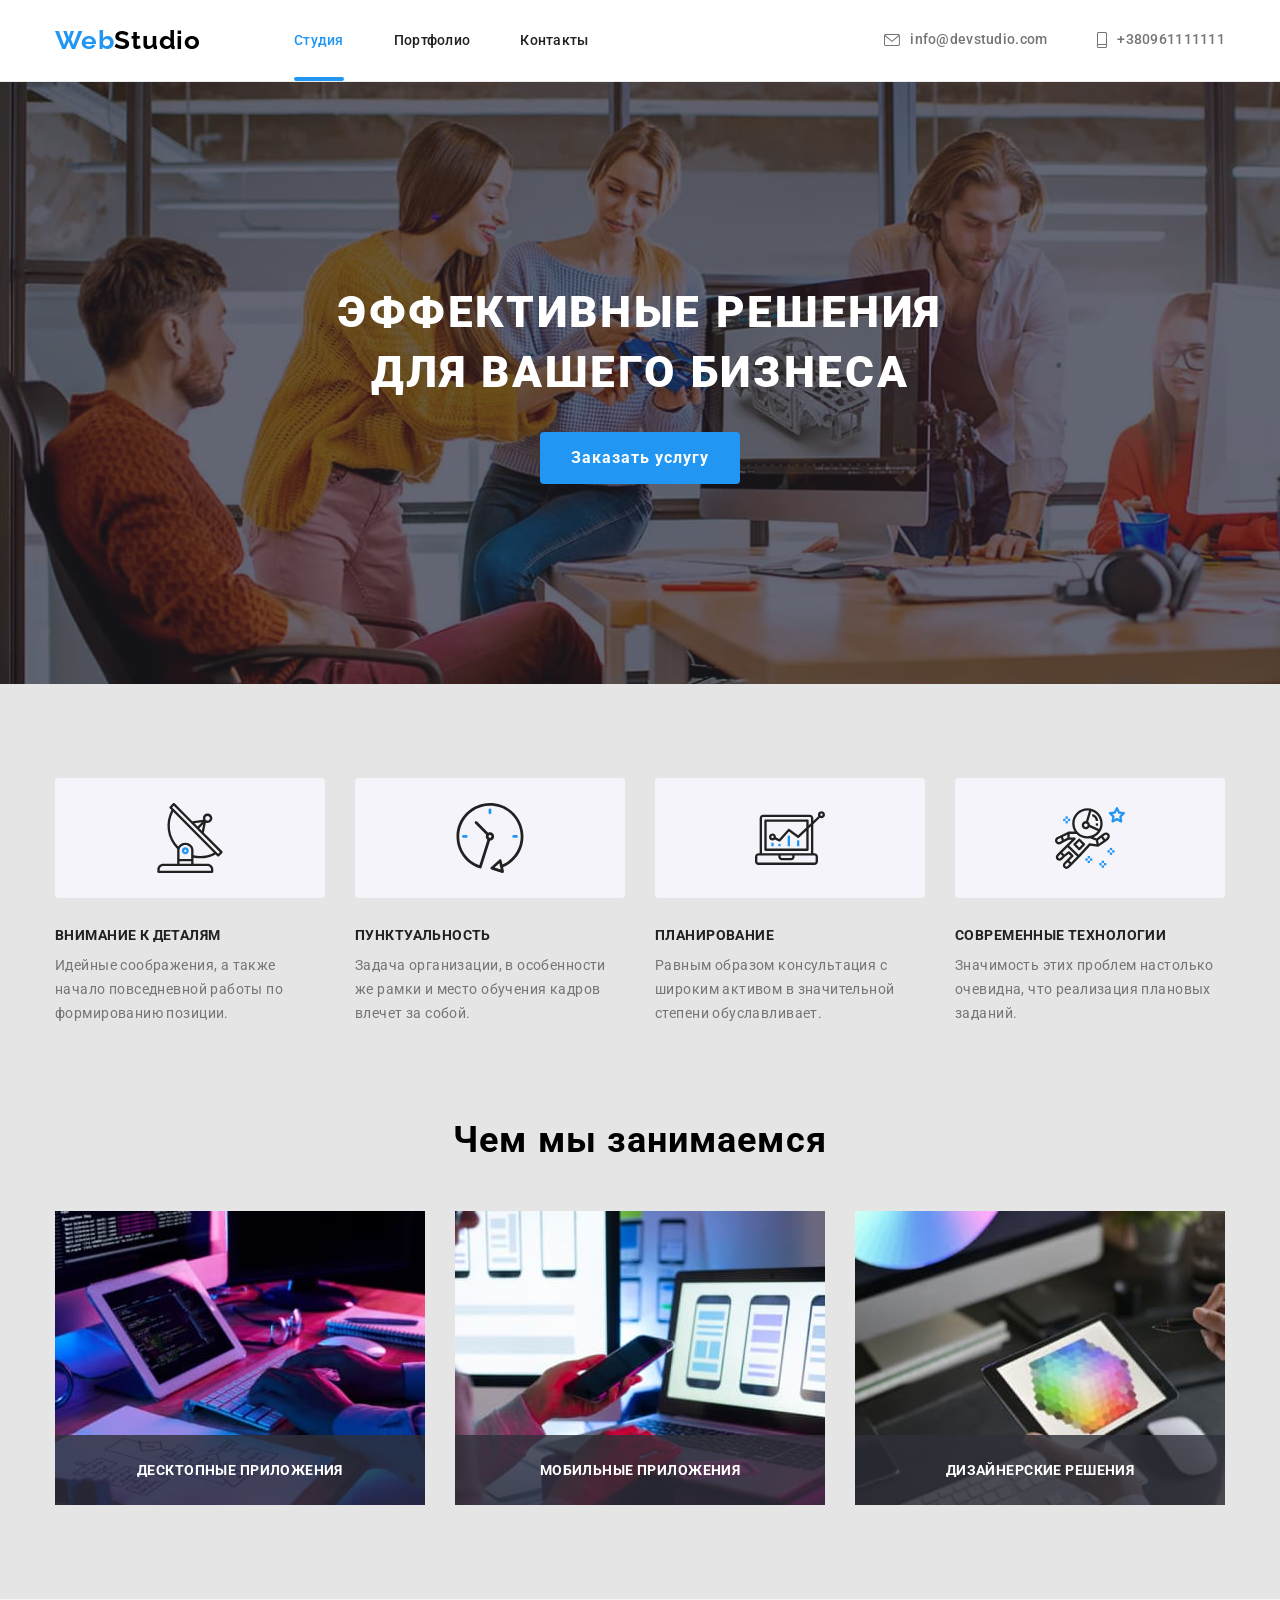
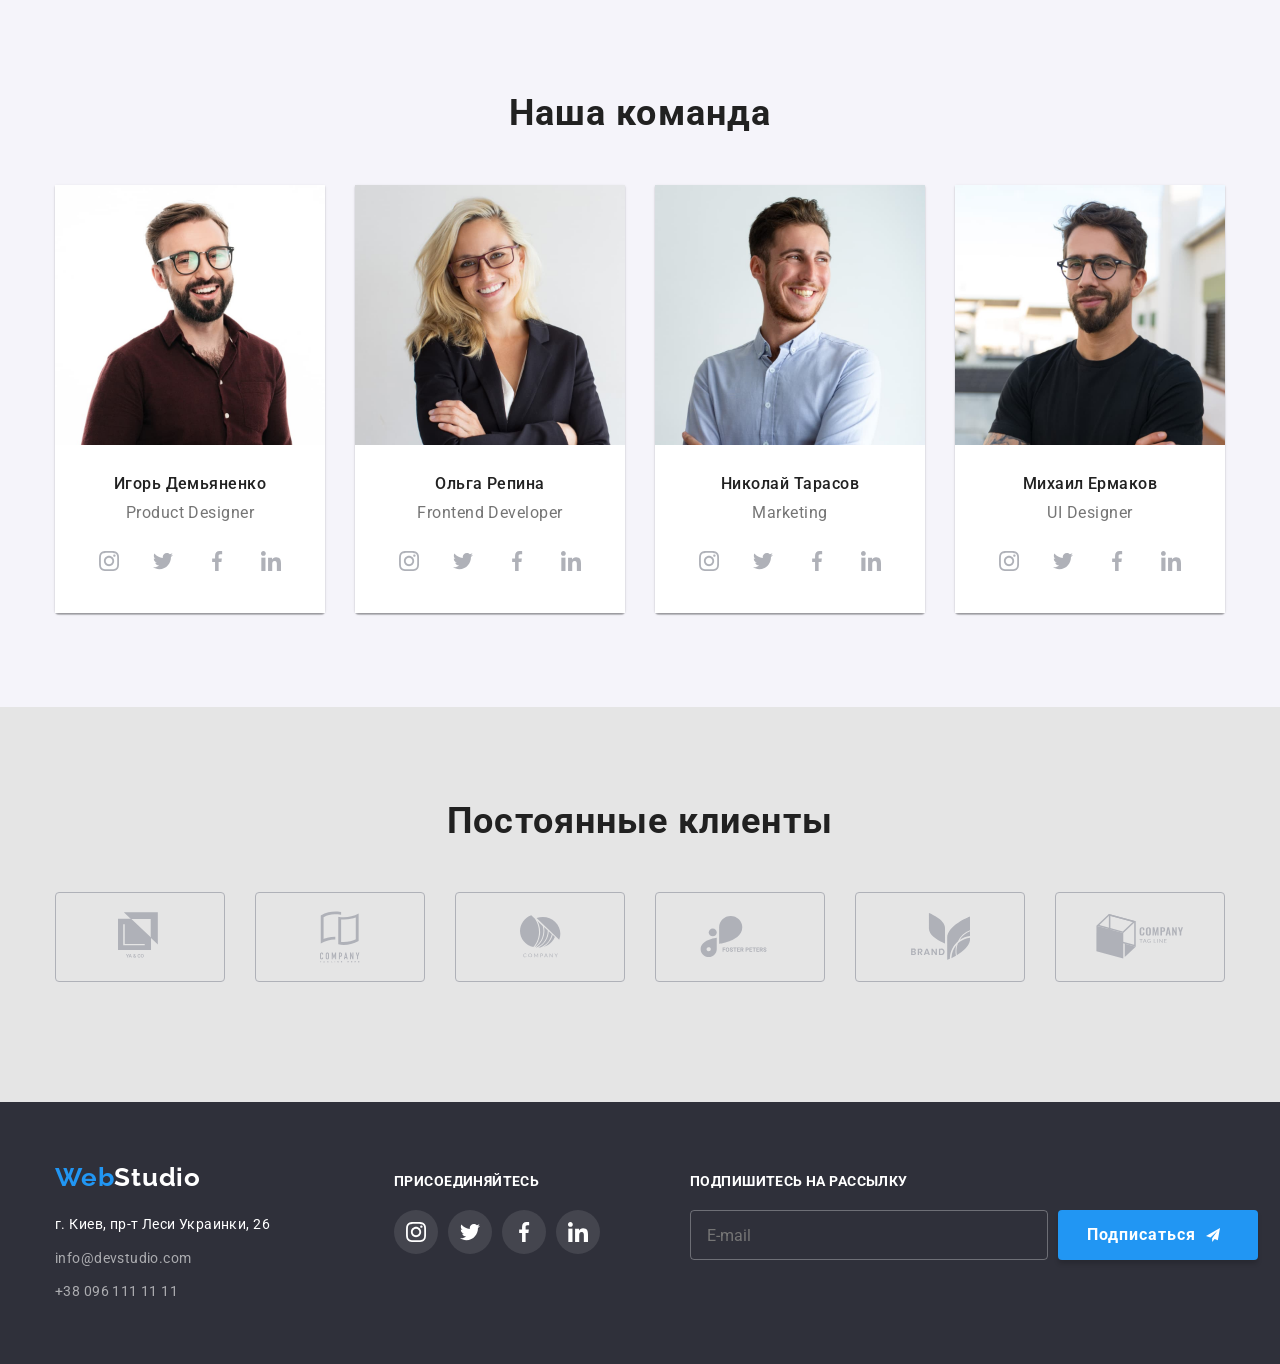
<file: index.html>
<!DOCTYPE html>
<html lang="ru">
<head>
    <meta charset="UTF-8">
    <meta name="viewport" content="width=device-width, initial-scale=1.0">
    <title>WebStudio</title>
    <!-- Добавляем шрифты -->
    <link href="https://fonts.googleapis.com/css2?family=Raleway:wght@700&family=Roboto:wght@400;500;700;900&display=swap" rel="stylesheet"/>
    <!-- Подключаем NORMALIZE.CSS -->
    <link href="https://cdnjs.cloudflare.com/ajax/libs/modern-normalize/1.0.0/modern-normalize.min.css" rel="stylesheet"/>
    <!-- Подключаем свой css -->
    <link href="./css/styles.css" rel="stylesheet"/>
</head>
<body>
    <!-- Шапка Сайта -->
     <header class="header">
        <div class="container">
            <!-- Главный блок навигации -->
            <nav class="site-nav">
                <a href="./index.html" class="logo" lang="en">
                    <span>Web</span>Studio
                </a>
                <ul class="site-nav-list">
                    <li class="site-nav-item">
                        <a href="./index.html" class="site-nav-link current">Студия</a>
                    </li>
                    <li class="site-nav-item">
                        <a href="./portfolio.html" class="site-nav-link">Портфолио</a>
                    </li>
                    <li class="site-nav-item">
                        <a href="" class="site-nav-link">Контакты</a>
                    </li>
                </ul>
            </nav>
            <!-- Контакты -->
            <div class="header-contacts">
                <ul class="contacts-list">
                    <li class="contacts-list-item">
                        <a href="mailto:info@devstudio.com" class="contacts-list-link">
                            <svg class="envelope" width=16 height=12>
                                <use href="./images/svg/sprite.svg#icon-envelope">
    
                                </use>
                            </svg>
                            info@devstudio.com</a>
                    </li>
                    <li class="contacts-list-item">
                        <a href="tel:+380961111111" class="contacts-list-link">
                            <svg class="mobile" width=10 height=16>
                                <use href="./images/svg/sprite.svg#icon-mobile">
    
                                </use>
                            </svg>
                            +380961111111</a>
                    </li>
                </ul>
            </div>
        </div>
     </header>
     <!-- Основной контент -->
     <main>
         <!-- Блок Герой -->
         <section class="hero-section">
            <div class="hero-container">
                <h1 class="hero-title">Эффективные решения для вашего бизнеса</h1>
                <button type="button" class="order-button" data-modal-open>Заказать услугу</button>
            </div>
         </section>
         <!-- Особенности -->
         <section class="features">
            <div class="container">
                <!-- Заголовок в будущем скроем -->
                <h2 class="visually-hidden">Особенности</h2>
                <ul class="features-list">
                    <li class="features-list-item attentiveness">
                        <p class="features-list-head">Внимание к деталям</p>
                        <p class="features-list-text">
                            Идейные соображения, а также начало повседневной работы по формированию позиции.
                        </p>
                    </li>
                    <li class="features-list-item punctuality">
                        <p class="features-list-head">Пунктуальность</p>
                        <p class="features-list-text">
                            Задача организации, в особенности же рамки и место обучения кадров влечет за собой.
                        </p>
                    </li>
                    <li class="features-list-item planning">
                        <p class="features-list-head">Планирование</p>
                        <p class="features-list-text">
                            Равным образом консультация с широким активом в значительной степени обуславливает.
                        </p>
                    </li>
                    <li class="features-list-item innovation">
                        <p class="features-list-head">Современные технологии</p>
                        <p class="features-list-text">
                            Значимость этих проблем настолько очевидна, что реализация плановых заданий.
                        </p>
                    </li>
                </ul>
            </div>
         </section>
         <!-- Чем мы занимаемся -->
        <section class="occupation">
            <div class="container">
                <h2 class="occupation-head">Чем мы занимаемся</h2>
                <ul class="occupation-list">
                    <li class="occupation-list-item">
                        <img src="./images/what-we-do/img1.jpg" alt="набор проекта" width="370" height="294">
                        <h3>Десктопные приложения</h3>
                    </li>
                    <li class="occupation-list-item">
                        <img src="./images/what-we-do/img2.jpg" alt="разработка мобильного приложения" width="370" height="294">
                        <h3>Мобильные приложения</h3>
                    </li>
                    <li class="occupation-list-item">
                        <img src="./images/what-we-do/img3.jpg" alt="адаптирование под планшет" width="370" height="294">
                        <h3>Дизайнерские решения</h3>
                    </li>
                </ul>
            </div>
        </section>
        <!-- Наша команда -->
        <section class="team">
            <div class="container">
                <h2>Наша команда</h2>
                <ul class="team-list">
                    <li class="team-list-item">
                        <img src="./images/team/product-designer.jpg" alt="Дизайнер продукта Игорь Демьяненко" width="270" height="260">
                        <h3 class="team-head">Игорь Демьяненко</h3>
                        <p class="team-text" lang="en">Product Designer</p>
                        <ul class="social-list">
                            <li class="social-list-item">
                                <a class="social-link" href="https://www.instagram.com/" aria-label="ссылка на Instagram">
                                <svg class="social-svg">
                                    <use href="./images/svg/sprite.svg#icon-instagram"></use>
                                </svg>
                                </a>
                            </li>
                            <li class="social-list-item">
                                <a class="social-link" href="https://twitter.com/?lang=ru" aria-label="ссылка на Twitter">
                                <svg class="social-svg">
                                    <use href="./images/svg/sprite.svg#icon-twitter"></use>
                                </svg>
                                </a>
                            </li>
                            <li class="social-list-item">
                                <a class="social-link" href="https://www.facebook.com/" aria-label="ссылка на Facebook">
                                <svg class="social-svg">
                                    <use href="./images/svg/sprite.svg#icon-facebook"></use>
                                </svg>
                                </a>
                            </li>
                            <li class="social-list-item">
                                <a class="social-link" href="https://www.linkedin.com/" aria-label="ссылка на Linkedin">
                                <svg class="social-svg">
                                    <use href="./images/svg/sprite.svg#icon-linkedin"></use>
                                </svg>
                                </a>
                            </li>
                        </ul>
                     </li>
                    <li class="team-list-item">
                        <img src="./images/team/frontend-developer.jpg" alt="Разработчик Ольга Репина" width="270" height="260">
                        <h3 class="team-head">Ольга Репина</h3>
                        <p class="team-text" lang="en">Frontend Developer</p>
                        <ul class="social-list">
                            <li class="social-list-item">
                                <a class="social-link" href="https://www.instagram.com/" aria-label="ссылка на Instagram">
                                <svg class="social-svg">
                                    <use href="./images/svg/sprite.svg#icon-instagram"></use>
                                </svg>
                                </a>
                            </li>
                            <li class="social-list-item">
                                <a class="social-link" href="https://twitter.com/?lang=ru" aria-label="ссылка на Twitter">
                                <svg class="social-svg">
                                    <use href="./images/svg/sprite.svg#icon-twitter"></use>
                                </svg>
                                </a>
                            </li>
                            <li class="social-list-item">
                                <a class="social-link" href="https://www.facebook.com/" aria-label="ссылка на Facebook">
                                <svg class="social-svg">
                                    <use href="./images/svg/sprite.svg#icon-facebook"></use>
                                </svg>
                                </a>
                            </li>
                            <li class="social-list-item">
                                <a class="social-link" href="https://www.linkedin.com/" aria-label="ссылка на Linkedin">
                                <svg class="social-svg">
                                    <use href="./images/svg/sprite.svg#icon-linkedin"></use>
                                </svg>
                                </a>
                            </li>
                        </ul>
                    </li>
                    <li class="team-list-item">
                        <img src="./images/team/marketing.jpg" alt="Работник маркетингого отдела Николай Тарасов" width="270" height="260">
                        <h3 class="team-head">Николай Тарасов</h3>
                        <p class="team-text" lang="en">Marketing</p>
                        <ul class="social-list">
                            <li class="social-list-item">
                                <a class="social-link" href="https://www.instagram.com/" aria-label="ссылка на Instagram">
                                <svg class="social-svg">
                                    <use href="./images/svg/sprite.svg#icon-instagram"></use>
                                </svg>
                                </a>
                            </li>
                            <li class="social-list-item">
                                <a class="social-link" href="https://twitter.com/?lang=ru" aria-label="ссылка на Twitter">
                                <svg class="social-svg">
                                    <use href="./images/svg/sprite.svg#icon-twitter"></use>
                                </svg>
                                </a>
                            </li>
                            <li class="social-list-item">
                                <a class="social-link" href="https://www.facebook.com/" aria-label="ссылка на Facebook">
                                <svg class="social-svg">
                                    <use href="./images/svg/sprite.svg#icon-facebook"></use>
                                </svg>
                                </a>
                            </li>
                            <li class="social-list-item">
                                <a class="social-link" href="https://www.linkedin.com/" aria-label="ссылка на Linkedin">
                                <svg class="social-svg">
                                    <use href="./images/svg/sprite.svg#icon-linkedin"></use>
                                </svg>
                                </a>
                            </li>
                        </ul>
                    </li>
                    <li class="team-list-item">
                        <img src="./images/team/ui-designer.jpg" alt="Разработчик интерфейса Михаил Ермаков" width="270" height="260">
                        <h3 class="team-head">Михаил Ермаков</h3>
                        <p class="team-text" lang="en">UI Designer</p>
                        <ul class="social-list">
                            <li class="social-list-item">
                                <a class="social-link" href="https://www.instagram.com/" aria-label="ссылка на Instagram">
                                <svg class="social-svg">
                                    <use href="./images/svg/sprite.svg#icon-instagram"></use>
                                </svg>
                                </a>
                            </li>
                            <li class="social-list-item">
                                <a class="social-link" href="https://twitter.com/?lang=ru" aria-label="ссылка на Twitter">
                                <svg class="social-svg">
                                    <use href="./images/svg/sprite.svg#icon-twitter"></use>
                                </svg>
                                </a>
                            </li>
                            <li class="social-list-item">
                                <a class="social-link" href="https://www.facebook.com/" aria-label="ссылка на Facebook">
                                <svg class="social-svg">
                                    <use href="./images/svg/sprite.svg#icon-facebook"></use>
                                </svg>
                                </a>
                            </li>
                            <li class="social-list-item">
                                <a class="social-link" href="https://www.linkedin.com/" aria-label="ссылка на Linkedin">
                                <svg class="social-svg">
                                    <use href="./images/svg/sprite.svg#icon-linkedin"></use>
                                </svg>
                                </a>
                            </li>
                        </ul>
                    </li>
                </ul>
            </div>
        </section>
        <!-- Постоянные клиенты -->
        <section class="clients">
            <div class="container">
                <h2 class="clients-head">Постоянные клиенты</h2>
                <ul class="clients-list">
                    <li class="clients-list-item">
                        <a href="" class="clients-link" aria-label="ссылка на клиента">
                            <svg class="client-svg" width="44" height="49">
                                <use href="./images/svg/sprite.svg#icon-logo1"></use>
                            </svg>
                        </a>
                    </li>
                    <li class="clients-list-item">
                        <a href="" class="clients-link" aria-label="ссылка на клиента">
                            <svg class="client-svg" width="40" height="52">
                                <use href="./images/svg/sprite.svg#icon-logo2"></use>
                            </svg>
                        </a>
                    </li>
                    <li class="clients-list-item">
                        <a href="" class="clients-link" aria-label="ссылка на клиента">
                            <svg class="client-svg" width="41" height="43">
                                <use href="./images/svg/sprite.svg#icon-logo3"></use>
                            </svg>
                        </a>
                    </li>
                    <li class="clients-list-item">
                        <a href="" class="clients-link" aria-label="ссылка на клиента">
                            <svg class="client-svg" width="82" height="42">
                                <use href="./images/svg/sprite.svg#icon-logo4"></use>
                            </svg>
                        </a>
                    </li>
                    <li class="clients-list-item">
                        <a href="" class="clients-link" aria-label="ссылка на клиента">
                            <svg class="client-svg" width="59" height="47">
                                <use href="./images/svg/sprite.svg#icon-logo5"></use>
                            </svg>
                        </a>
                    </li>
                    <li class="clients-list-item">
                        <a href="" class="clients-link" aria-label="ссылка на клиента">
                            <svg class="client-svg" width="88" height="45">
                                <use href="./images/svg/sprite.svg#icon-logo6"></use>
                            </svg>
                        </a>
                    </li>
                </ul>
            </div>
        </section>
     </main>
     <!-- Подвал -->
     <footer class="footer">
        <div class="container">
            <div class="address-container">
                <a href="./index.html" class="logo" lang="en">
                    <span>Web</span>Studio
                </a>
                <address class="address">
                    <ul class="address-list">
                        <li class="address-item">
                            <a href="https://goo.gl/maps/i8ScQQsGPe5ENQTx6" class="map">г. Киев, пр-т Леси Украинки, 26</a>
                        </li>
                        <li class="address-item">
                            <a href="mailto:info@devstudio.com" class="link">info@devstudio.com</a>
                        </li>
                        <li class="address-item">
                            <a href="tel:+380961111111" class="link">+38 096 111 11 11</a>
                        </li>
                    </ul>
                </address>
            </div>
            <div class="social-links-container">
                <b>присоединяйтесь</b>
                <ul class="social-list-footer">
                    <li class="social-list-item-footer">
                        <a class="social-link-footer" href="https://www.instagram.com/" aria-label="ссылка на Instagram">
                        <svg class="social-svg-footer">
                            <use href="./images/svg/sprite.svg#icon-instagram"></use>
                        </svg>
                        </a>
                    </li>
                    <li class="social-list-item-footer">
                        <a class="social-link-footer" href="https://twitter.com/?lang=ru" aria-label="ссылка на Twitter">
                        <svg class="social-svg-footer">
                            <use href="./images/svg/sprite.svg#icon-twitter"></use>
                        </svg>
                        </a>
                    </li>
                    <li class="social-list-item-footer">
                        <a class="social-link-footer" href="https://www.facebook.com/" aria-label="ссылка на Facebook">
                        <svg class="social-svg-footer">
                            <use href="./images/svg/sprite.svg#icon-facebook"></use>
                        </svg>
                        </a>
                    </li>
                    <li class="social-list-item-footer">
                        <a class="social-link-footer" href="https://www.linkedin.com/" aria-label="ссылка на Linkedin">
                        <svg class="social-svg-footer">
                            <use href="./images/svg/sprite.svg#icon-linkedin"></use>
                        </svg>
                        </a>
                    </li>
                </ul>
            </div>
            <div class="signup">
                <b>Подпишитесь на рассылку</b>
                <form action="" class="email-form">
                    <input type="email" name="user-email" placeholder="E-mail" class="email-input">
                    <button type="submit" class="signup-button">
                      Подписаться
                      <svg class="subscribe-button-icon" width="24" height="24">
                        <use href="./images/svg/sprite.svg#icon-paperplane"></use>
                      </svg>
                    </button>
                  </form>
            </div>
        </div>
     </footer>
     <!-- Modal window -->
     <div class="backdrop is-hidden" data-modal>
        <div class="modal">
            <button type="button" class="modal-close-button" data-modal-close>
                <svg class="close-button-svg" width=30 height=30>
                    <use href="./images/svg/sprite.svg#icon-x"></use>
                </svg>
            </button>
            <form action="" class="user-form">
                <p class="modal-form-title">Оставьте свои данные, мы вам перезвоним</p>
      
                <label for="user-name" class="modal-form-input-label">Имя</label>
                <div class="input-block">
                  <input type="text" id="user-name" name="user-name" class="modal-form-input" required="">
                  <svg class="input-svg" width="18" height="18">
                    <use href="./images/svg/sprite.svg#icon-person"></use>
                  </svg>
                </div>
      
                <label for="user-tel" class="modal-form-input-label">Телефон</label>
                <div class="input-block">
                  <input type="tel" id="user-tel" name="user-tel" class="modal-form-input" required="">
                  <svg class="input-svg" width="18" height="18">
                    <use href="./images/svg/sprite.svg#icon-phone2"></use>
                  </svg>
                </div>
      
                <label for="user-email" class="modal-form-input-label">Почта</label>
                <div class="input-block">
                  <input type="email" id="user-email" name="user-email" class="modal-form-input">
                  <svg class="input-svg" width="18" height="18">
                    <use href="./images/svg/sprite.svg#icon-mail2"></use>
                  </svg>
                </div>
      
                <label for="user-message" class="modal-form-input-label">Комментарий</label>
                <textarea name="user-message" id="user-message" placeholder="Введите текст" class="modal-form-message"></textarea>
      
                <input type="checkbox" name="user-policy" id="user-policy" class="modal-form-check is-hidden" required="">
                <label for="user-policy" class="modal-form-check-label">
                  <span>Соглашаюсь с рассылкой и принимаю <a href="#"> Условия договора </a></span>
                </label>
      
                <button type="submit" class="send-button">Отправить</button>
              </form>   
        </div>
    </div>
    <script src="./js/modal.js"></script>
</body>
</html>
</file>
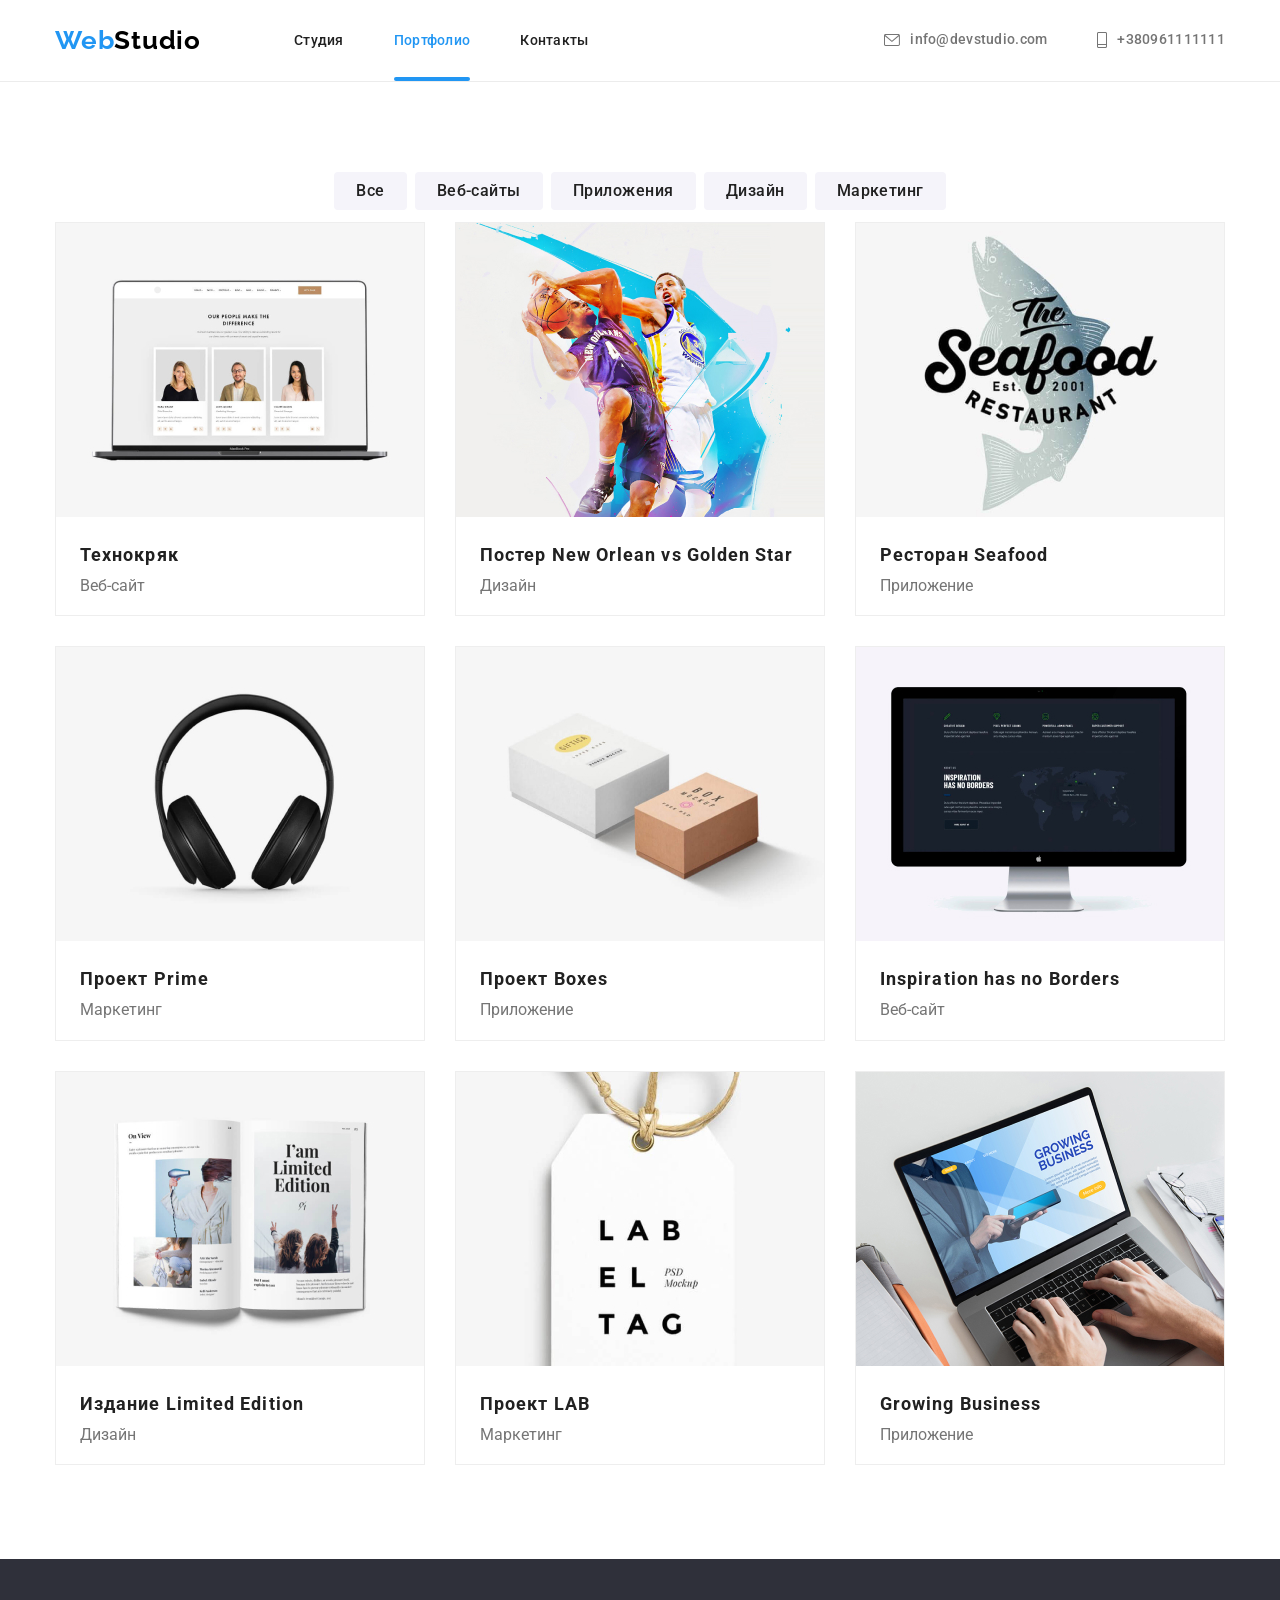
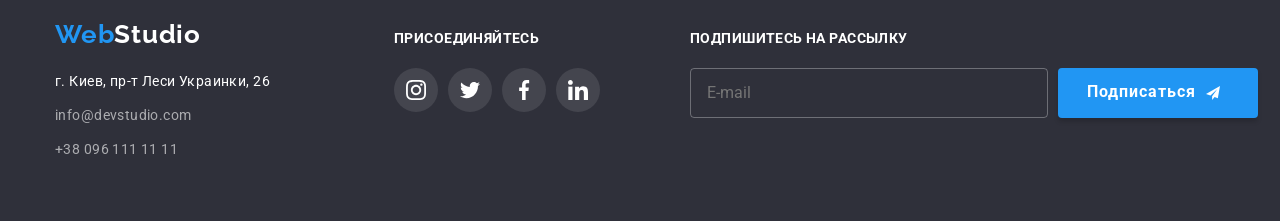
<file: portfolio.html>
<!DOCTYPE html>
<html lang="ru">
<head>
    <meta charset="UTF-8">
    <meta name="viewport" content="width=device-width, initial-scale=1.0">
    <title>WebStudio</title>
    <!-- Добавляем шрифты -->
    <link href="https://fonts.googleapis.com/css2?family=Raleway:wght@700&family=Roboto:wght@400;500;700;900&display=swap" rel="stylesheet"/>
    <!-- Подключаем NORMALIZE.CSS -->
    <link href="https://cdnjs.cloudflare.com/ajax/libs/modern-normalize/1.0.0/modern-normalize.min.css" rel="stylesheet"/>
    <!-- Подключаем свой css -->
    <link href="./css/styles.css" rel="stylesheet"/>
</head>
<body>
    <!-- Шапка Сайта -->
    <header class="header">
        <div class="container">
            <!-- Главный блок навигации -->
            <nav class="site-nav">
                <a href="./index.html" class="logo" lang="en">
                    <span>Web</span>Studio
                </a>
                <ul class="site-nav-list">
                    <li class="site-nav-item">
                        <a href="./index.html" class="site-nav-link">Студия</a>
                    </li>
                    <li class="site-nav-item">
                        <a href="./portfolio.html" class="site-nav-link current">Портфолио</a>
                    </li>
                    <li class="site-nav-item">
                        <a href="" class="site-nav-link">Контакты</a>
                    </li>
                </ul>
            </nav>
            <!-- Контакты -->
            <div class="header-contacts">
                <ul class="contacts-list">
                    <li class="contacts-list-item">
                        <a href="mailto:info@devstudio.com" class="contacts-list-link">
                            <svg class="envelope" width=16 height=12>
                                <use href="./images/svg/sprite.svg#icon-envelope">
    
                                </use>
                            </svg>
                            info@devstudio.com</a>
                    </li>
                    <li class="contacts-list-item">
                        <a href="tel:+380961111111" class="contacts-list-link">
                            <svg class="mobile" width=10 height=16>
                                <use href="./images/svg/sprite.svg#icon-mobile">
    
                                </use>
                            </svg>
                            +380961111111</a>
                    </li>
                </ul>
            </div>
        </div>
     </header>
    <main>
        <section class="portfolio-section">
            <div class="container">
                <!-- заголовок скроем с помощью css, но секция должна быть озаглавлена -->
                <h1 class="visually-hidden">Портфолио</h1>
                <!-- Список кнопок или ссылок, в зависимости от цели, к кнопкам нужен функционал, можно описать ссылками-->
                <ul class="filter-list">
                    <li class="filter-list-item">
                        <a href="" class="filter-list-link">Все</a>
                    </li>
                    <li class="filter-list-item">
                        <a href="" class="filter-list-link">Веб-сайты</a>
                    </li>
                    <li class="filter-list-item">
                        <a href="" class="filter-list-link">Приложения</a>
                    </li>
                    <li class="filter-list-item">
                        <a href="" class="filter-list-link">Дизайн</a>
                    </li>
                    <li class="filter-list-item">
                        <a href="" class="filter-list-link">Маркетинг</a>
                    </li>
                </ul>
            </div>
            <div class="container">
                <ul class="examples-list">
                    <li class="examples-list-item">
                        <a class="example-link" href="" target="_blank">
                            <div class="example-overlay">
                                <img src="./images/portfolio/img1.jpg" alt="картинка проекта" width="370" height="294">
                                <p class="text-overlay">Технокряк это современная площадка распространения коронавируса. Компании используют эту платформу для цифрового шпионажа и атак на защищённые сервера конкурентов.</p>
                            </div>
                            <div class="example-info">
                                <h2 class="example-head">Технокряк</h2>
                                <p class="example-text">Веб-сайт</p>
                            </div>
                        </a>
                    </li>
                    <li class="examples-list-item">
                        <a class="example-link" href="" target="_blank">
                            <div class="example-overlay">
                                <img src="./images/portfolio/img2.jpg" alt="Постер с баскетболистами" width="370" height="294">
                                <p class="text-overlay">Технокряк это современная площадка распространения коронавируса. Компании используют эту платформу для цифрового шпионажа и атак на защищённые сервера конкурентов.</p>
                            </div>
                            <div class="example-info">
                                <h2 class="example-head">Постер New Orlean vs Golden Star</h2>
                                <p class="example-text">Дизайн</p>
                            </div>
                        </a>
                    </li>
                    <li class="examples-list-item">
                        <a class="example-link" href="" target="_blank">
                            <div class="example-overlay">
                                <img src="./images/portfolio/img3.jpg" alt="Ресторан Seafood" width="370" height="294">
                                <p class="text-overlay">Технокряк это современная площадка распространения коронавируса. Компании используют эту платформу для цифрового шпионажа и атак на защищённые сервера конкурентов.</p>
                            </div>
                            <div class="example-info">
                                <h2 class="example-head">Ресторан Seafood</h2>
                                <p class="example-text">Приложение</p>
                            </div>
                        </a>
                    </li>
                    <li class="examples-list-item">
                        <a class="example-link" href="" target="_blank">
                            <div class="example-overlay">
                                <img src="./images/portfolio/img4.jpg" alt="Студийные наушники" width="370" height="294">
                                <p class="text-overlay">Технокряк это современная площадка распространения коронавируса. Компании используют эту платформу для цифрового шпионажа и атак на защищённые сервера конкурентов.</p>
                            </div>
                            <div class="example-info">
                                <h2 class="example-head">Проект Prime</h2>
                                <p class="example-text">Маркетинг</p>
                            </div>
                        </a>
                    </li>
                    <li class="examples-list-item">
                        <a class="example-link" href="" target="_blank">
                            <div class="example-overlay">
                                <img src="./images/portfolio/img5.jpg" alt="Две коробки" width="370" height="294">
                                <p class="text-overlay">Технокряк это современная площадка распространения коронавируса. Компании используют эту платформу для цифрового шпионажа и атак на защищённые сервера конкурентов.</p>
                            </div>
                            <div class="example-info">
                                <h2 class="example-head">Проект Boxes</h2>
                                <p class="example-text">Приложение</p>
                            </div>
                        </a>
                    </li>
                    <li class="examples-list-item">
                        <a class="example-link" href="" target="_blank">
                            <div class="example-overlay">
                                <img src="./images/portfolio/img6.jpg" alt="Веб-сайт" width="370" height="294">
                                <p class="text-overlay">Технокряк это современная площадка распространения коронавируса. Компании используют эту платформу для цифрового шпионажа и атак на защищённые сервера конкурентов.</p>
                            </div>
                            <div class="example-info">
                                <h2 class="example-head" lang="en">Inspiration has no Borders</h2>
                                <p class="example-text">Веб-сайт</p>
                            </div>
                        </a>
                    </li>
                    <li class="examples-list-item">
                        <a class="example-link" href="" target="_blank">
                            <div class="example-overlay">
                                <img src="./images/portfolio/img7.jpg" alt="Журнал" width="370" height="294">
                                <p class="text-overlay">Технокряк это современная площадка распространения коронавируса. Компании используют эту платформу для цифрового шпионажа и атак на защищённые сервера конкурентов.</p>
                            </div>
                            <div class="example-info">
                                <h2 class="example-head" lang="en">Издание Limited Edition</h2>
                                <p class="example-text">Дизайн</p>
                            </div>
                        </a>
                    </li>
                    <li class="examples-list-item">
                        <a class="example-link" href="" target="_blank">
                            <div class="example-overlay">
                                <img src="./images/portfolio/img8.jpg" alt="Бирка" width="370" height="294">
                                <p class="text-overlay">Технокряк это современная площадка распространения коронавируса. Компании используют эту платформу для цифрового шпионажа и атак на защищённые сервера конкурентов.</p>
                            </div>
                            <div class="example-info">
                                <h2 class="example-head" lang="en">Проект LAB</h2>
                                <p class="example-text">Маркетинг</p>
                            </div>
                        </a>
                    </li>
                    <li class="examples-list-item">
                        <a class="example-link" href="" target="_blank">
                            <div class="example-overlay">
                                <img src="./images/portfolio/img9.jpg" alt="Ноутбук с открытым приложением" width="370" height="294">
                                <p class="text-overlay">Технокряк это современная площадка распространения коронавируса. Компании используют эту платформу для цифрового шпионажа и атак на защищённые сервера конкурентов.</p>
                            </div>
                            <div class="example-info">
                                <h2 class="example-head" lang="en">Growing Business</h2>
                                <p class="example-text">Приложение</p>
                            </div>
                        </a>
                    </li>
                </ul>
            </div>
        </section>
    </main>
    <!-- Подвал -->
    <footer class="footer">
        <div class="container">
            <div class="address-container">
                <a href="./index.html" class="logo" lang="en">
                    <span>Web</span>Studio
                </a>
                <address class="address">
                    <ul class="address-list">
                        <li class="address-item">
                            <a href="https://goo.gl/maps/i8ScQQsGPe5ENQTx6" class="map">г. Киев, пр-т Леси Украинки, 26</a>
                        </li>
                        <li class="address-item">
                            <a href="mailto:info@devstudio.com" class="link">info@devstudio.com</a>
                        </li>
                        <li class="address-item">
                            <a href="tel:+380961111111" class="link">+38 096 111 11 11</a>
                        </li>
                    </ul>
                </address>
            </div>
            <div class="social-links-container">
                <b>присоединяйтесь</b>
                <ul class="social-list-footer">
                    <li class="social-list-item-footer">
                        <a class="social-link-footer" href="https://www.instagram.com/" aria-label="ссылка на Instagram">
                        <svg class="social-svg-footer">
                            <use href="./images/svg/sprite.svg#icon-instagram"></use>
                        </svg>
                        </a>
                    </li>
                    <li class="social-list-item-footer">
                        <a class="social-link-footer" href="https://twitter.com/?lang=ru" aria-label="ссылка на Twitter">
                        <svg class="social-svg-footer">
                            <use href="./images/svg/sprite.svg#icon-twitter"></use>
                        </svg>
                        </a>
                    </li>
                    <li class="social-list-item-footer">
                        <a class="social-link-footer" href="https://www.facebook.com/" aria-label="ссылка на Facebook">
                        <svg class="social-svg-footer">
                            <use href="./images/svg/sprite.svg#icon-facebook"></use>
                        </svg>
                        </a>
                    </li>
                    <li class="social-list-item-footer">
                        <a class="social-link-footer" href="https://www.linkedin.com/" aria-label="ссылка на Linkedin">
                        <svg class="social-svg-footer">
                            <use href="./images/svg/sprite.svg#icon-linkedin"></use>
                        </svg>
                        </a>
                    </li>
                </ul>
            </div>
            <div class="signup">
                <b>Подпишитесь на рассылку</b>
                <form action="" class="email-form">
                    <input type="email" name="user-email" placeholder="E-mail" class="email-input">
                    <button type="submit" class="signup-button">
                      Подписаться
                      <svg class="subscribe-button-icon" width="24" height="24">
                        <use href="./images/svg/sprite.svg#icon-paperplane"></use>
                      </svg>
                    </button>
                  </form>
            </div>
        </div>
     </footer>
</body>
</html>
</file>
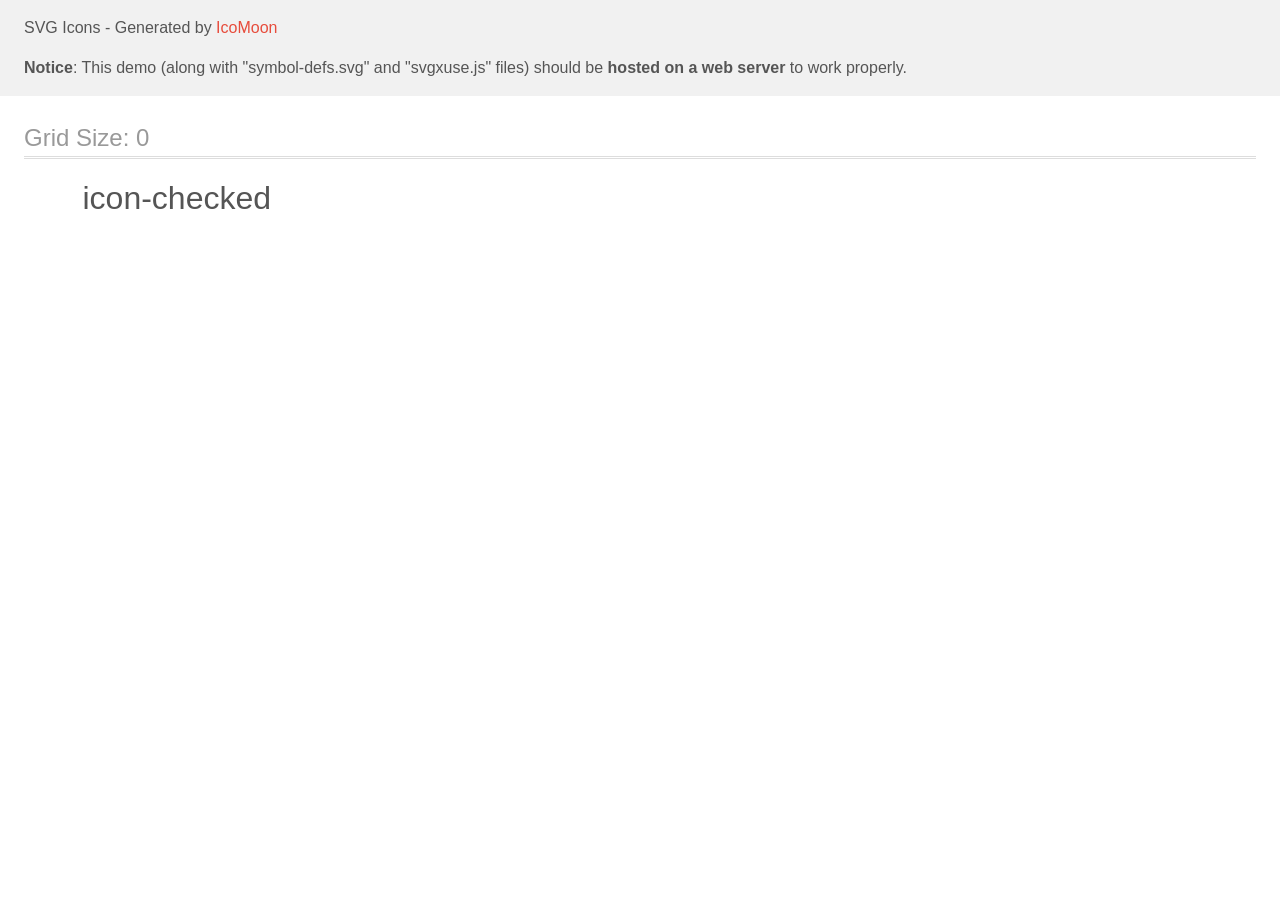
<file: images/svg/icomoon/demo-external-svg.html>
<!doctype html>
<html>
<head>
    <title>IcoMoon - SVG Icons</title>
    <meta charset="utf-8">
    <meta name="viewport" content="width=device-width, initial-scale=1">
    <link rel="stylesheet" href="demo-files/demo.css">
    <link rel="stylesheet" href="style.css">
</head>
<body>
<header class="bgc1 clearfix">
<div class="mhl">
    <p>SVG Icons - Generated by <a href="https://icomoon.io/app">IcoMoon</a></p><p><strong>Notice</strong>: This demo (along with "symbol-defs.svg" and "svgxuse.js" files) should be <b>hosted on a web server</b> to work properly.</p>
</div>
</header>
    <div class="clearfix mhl ptl">
        <h1 class="mvm mtn fgc1">Grid Size: 0</h1>
        <div class="glyph fs1">
            <div class="clearfix pbs">
                <svg class="icon icon-checked"><use xlink:href="symbol-defs.svg#icon-checked"></use></svg><span class="name"> icon-checked</span>
            </div>
        </div>
  </div>
<script defer src="svgxuse.js"></script>
</body>
</html>
</file>
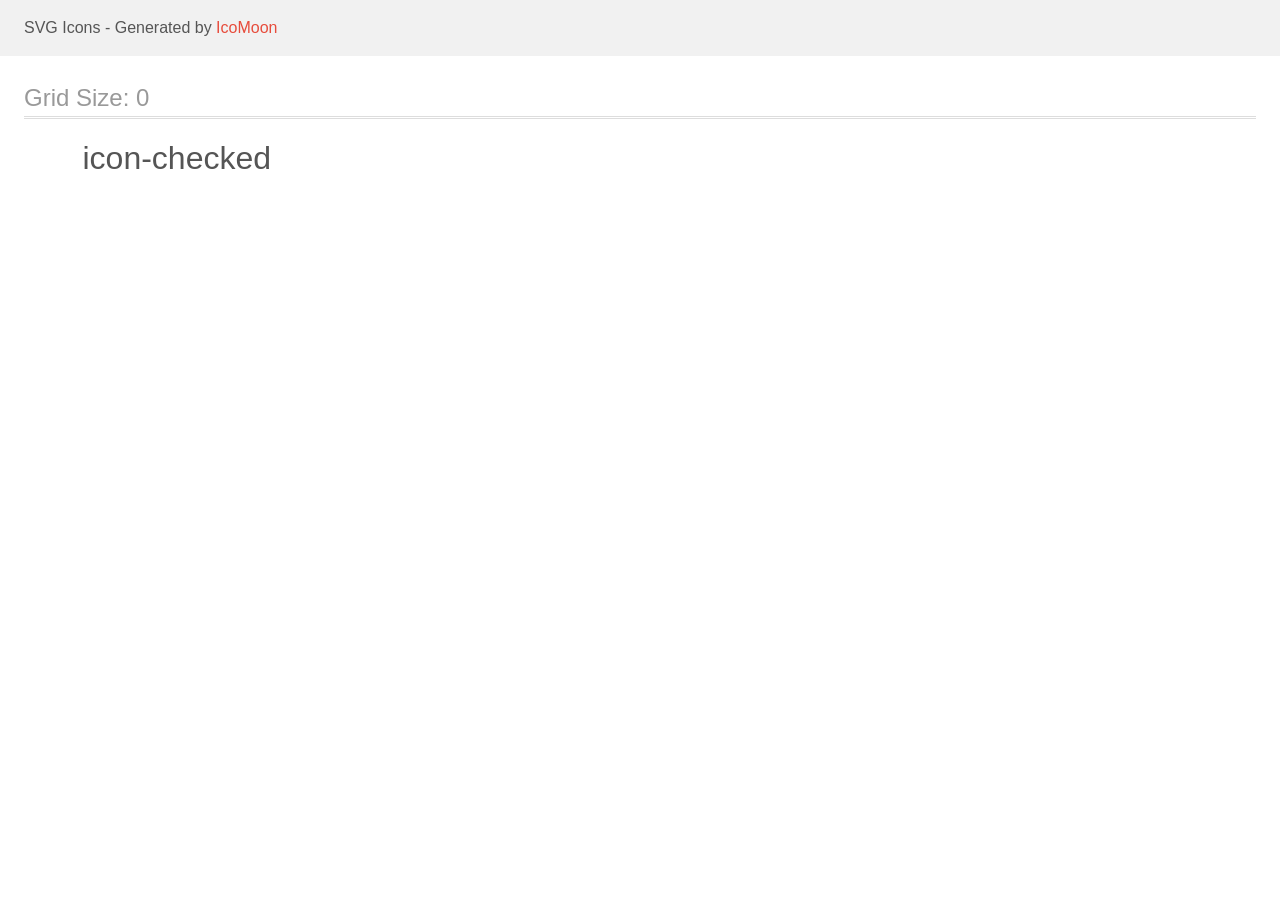
<file: images/svg/icomoon/demo.html>
<!doctype html>
<html>
<head>
    <title>IcoMoon - SVG Icons</title>
    <meta charset="utf-8">
    <meta name="viewport" content="width=device-width, initial-scale=1">
    <link rel="stylesheet" href="demo-files/demo.css">
    <link rel="stylesheet" href="style.css">
</head>
<body>
<svg aria-hidden="true" style="position: absolute; width: 0; height: 0; overflow: hidden;" version="1.1" xmlns="http://www.w3.org/2000/svg" xmlns:xlink="http://www.w3.org/1999/xlink">
<defs>
<symbol id="icon-checked" viewBox="0 0 42 32">
<path fill="#fff" style="fill: var(--color1, #fff); stroke: var(--color1, #fff)" stroke="#fff" stroke-linejoin="miter" stroke-linecap="butt" stroke-miterlimit="4" stroke-width="0.64" d="M6.263 15.205l-0.22-0.21-3.307 3.132 11.651 11.114 24.477-23.351-3.285-3.134-21.192 20.197-8.124-7.75z"></path>
</symbol>
</defs>
</svg>

<header class="bgc1 clearfix">
<div class="mhl">
    <p>SVG Icons - Generated by <a href="https://icomoon.io/app">IcoMoon</a></p>
</div>
</header>
    <div class="clearfix mhl ptl">
        <h1 class="mvm mtn fgc1">Grid Size: 0</h1>
        <div class="glyph fs1">
            <div class="clearfix pbs">
                <svg class="icon icon-checked"><use xlink:href="#icon-checked"></use></svg><span class="name"> icon-checked</span>
            </div>
        </div>
  </div>
<script defer src="svgxuse.js"></script>
</body>
</html>
</file>
<file: css/styles.css>
/* Определим палитру цветов сайта
цвет фона шапки #FFFFFF 
цвет фона блоков Герой и Подвал #2F303A 
основной цвет фона #E5E5E5
вторичный цвет фона #F5F4FA 
основной цвет текста #212121 
вторичный цвет текста #757575
цвет акцента #2196F3 
 */

:root {
    --accent-color: #2196F3;
    --hero-footer-background-color: #2F303A;
    --primary-text-color: #212121;
    --secondary-text-color: #757575;
    --primary-font-color: #E5E5E5;
    --secondary-font-color: #F5F4FA;
}

/* установим тип блочной модели для всех элементов */
html {
    box-sizing: border-box;
}


*,
*::before,
*::after {
  margin: 0;
  padding: 0;
  box-sizing: border-box;
}

/* убираем точечки с немаркированных списков */
ul {
    list-style: none;
}
  
/* делаем все ссылки блочными и убираем оформление текста */
a {
    display: block;
    text-decoration: none;
}
  
button {
    cursor: pointer;
    display: inline-block;
}
 
/* сделаем все картинки блочными и на всю ширину родителя */
img {
    display: block;
    max-width: 100%;
    object-fit: cover;
}
  
address {
    font-style: normal;
}

  /* Задаем глобальный класс CONTAINER */
  
.container {
    width: 1200px;
    padding: 0 15px;
    margin: 0 auto;
}

.visually-hidden {
    position: absolute !important;
    clip: rect(1px 1px 1px 1px); /* IE6, IE7 */
    clip: rect(1px, 1px, 1px, 1px);
    padding: 0 !important;
    border: 0 !important;
    height: 1px !important;
    width: 1px !important;
    overflow: hidden;
}

body {
    font-family: Roboto, sans-serif;
}

/* ===== Header ===== */

header {
    background-color: white;
}

.header {
    display: flex;
    align-items: center;
    border-bottom: 1px solid #ECECEC;
}

/* Logo */

.logo {
    font-family: Raleway, sans-serif;
    font-weight: 700;
    font-size: 26px;
    line-height: 1.19;
    padding-top: 24px;
    padding-bottom: 25px;
    margin-right: 93px;
    color: #000000;
    letter-spacing: 0.03em;
}
  
.logo span {
    color: var(--accent-color);
}

/* Главный блок навигации */

.site-nav {
    display: flex;
    align-items: center;
}

.site-nav-list {
    display: flex;
}

.site-nav-link {
    position: relative;
    display: block;
    padding-top: 33px;
    padding-bottom: 32px;
    width: max-content;
    font-weight: 500;
    font-size: 14px;
    line-height: 1.14;
    letter-spacing: 0.02em;
    color: var(--primary-text-color);
    transition: color 250ms cubic-bezier(0.4, 0, 0.2, 1);
    font-family: Roboto;
    font-style: normal;
   
}

.site-nav-item:not(:last-child) {
    margin-right: 50px;
}

.site-nav-link.current {
    color: var(--accent-color);
}

.site-nav-link.current::after {
    content: "";
    position: absolute;
    bottom: 0;
    display: block;
    width: 100%;
    height: 4px;
    background-color: var(--accent-color);
    border-radius: 2px;
}

.site-nav-link:hover,
.site-nav-link:focus {
    color: var(--accent-color);
}

/* Site Nav Contacts */

.header-contacts {
    display: flex;
    margin-left: auto;
}

.contacts-list {
    display: flex;
}

.header-contacts li + li {
    margin-left: 50px;
}

.contacts-list-link {
    display: flex;
    align-items: center;
    font-weight: 500;
    font-size: 14px;
    line-height: 1.14;
    letter-spacing: 0.02em;
    color: var(--secondary-text-color);
    padding-top: 32px;
    padding-bottom: 32px;
    transition: color 250ms cubic-bezier(0.4, 0, 0.2, 1);
}

.header .container {
    display: flex;
}


.contacts-list-link:hover,
.contacts-list-link:focus {
    color: var(--accent-color);
    fill: var(--accent-color);
}

.envelope {
    fill: #757575;
    margin-right: 10px;
    transition: color 250ms cubic-bezier(0.4, 0, 0.2, 1);
}

.contacts-list-link:hover .envelope,
.contacts-list-link:focus .envelope {
    fill: var(--accent-color);
}

.mobile {
    fill: #757575;
    margin-right: 10px;
    transition: color 250ms cubic-bezier(0.4, 0, 0.2, 1);
}

.contacts-list-link:hover .mobile,
.contacts-list-link:focus .mobile {
    fill: var(--accent-color);
}

/* ===== Hero section ===== */

.hero-section {
    max-width: 100%;
    margin: 0 auto;
    padding-top: 200px;
    padding-bottom: 200px;
    background-color: var(--hero-footer-background-color);
    background-image: linear-gradient(rgba(47, 48, 58, 0.4), rgba(47, 48, 58, 0.4)), url(../images/background-img.jpg);
    background-repeat: no-repeat;
    background-size: cover;
}

.hero-container {
    text-align: center;
    margin: 0 auto;
    max-width: 696px;
    padding-right: 15px;
    padding-left: 15px;
}

.hero-title {
    margin: 0 auto 30px;
    font-weight: 900;
    font-size: 44px;
    line-height: 1.36;
    letter-spacing: 0.06em;
    text-transform: uppercase;
    color: white;
    font-family: Roboto;
    font-style: normal;
    font-weight: 900;
    font-size: 44px;
    line-height: 60px;
    text-align: center;
    letter-spacing: 0.06em;
    text-transform: uppercase;
}

.order-button {
    display: block;
    width: 200px;
    min-height: 50px;
    margin: 0 auto;
    padding: 10px 30px;
    font-family: inherit;
    font-weight: 700;
    font-size: 16px;
    line-height: 1.88;
    letter-spacing: 0.06em;

    color: white;
    background-color: var(--accent-color);

    border-radius: 4px;
    border-width: 0;

    border: 1px solid transparent;
    cursor: pointer;
    transition: all 250ms cubic-bezier(0.4, 0, 0.2, 1);
}

.order-button:hover,
.order-button:focus {
    color: var(--accent-color);
    background-color: white;
}

/* ===== Features ===== */

.features {
    padding-top: 94px;
    padding-bottom: 94px;
    background-color: var(--primary-font-color);
}

.features-list {
    display: flex;
}

.features-list-item:not(:last-child) {
    margin-right: 30px;
}

.features-list-item {
    width: 270px;
}

.features-list-head {
    margin-bottom: 10px;
    font-style: normal;
    font-weight: 700;
    font-size: 14px;
    line-height: 1.14;
    letter-spacing: 0.03em;
    text-transform: uppercase;
    color: var(--primary-text-color);
}

.features-list-text {
    font-style: normal;
    font-weight: 400;
    font-size: 14px;
    line-height: 1.7;
    letter-spacing: 0.03em;
    color: var(--secondary-text-color);
}

.attentiveness .features-list-head::before {
    display: block;
    content: "";
    width: 270px;
    height: 120px;
    background-color: #f5f4fa;
    background-image: url(../images/svg/antenna.svg);
    background-repeat: no-repeat;
    background-position: center;
    margin-bottom: 30px;
    border-radius: 4px;
}

.punctuality .features-list-head::before {
    display: block;
    content: "";
    width: 270px;
    height: 120px;
    background-color: #f5f4fa;
    background-image: url(../images/svg/clock.svg);
    background-repeat: no-repeat;
    background-position: center;
    margin-bottom: 30px;
    border-radius: 4px;
}

.planning .features-list-head::before {
    display: block;
    content: "";
    width: 270px;
    height: 120px;
    background-color: #f5f4fa;
    background-image: url(../images/svg/diagram.svg);
    background-repeat: no-repeat;
    background-position: center;
    margin-bottom: 30px;
    border-radius: 4px;
}

.innovation .features-list-head::before{
    display: block;
    content: "";
    width: 270px;
    height: 120px;
    background-color: #f5f4fa;
    background-image: url(../images/svg/astronaut.svg);
    background-repeat: no-repeat;
    background-position: center;
    margin-bottom: 30px;
    border-radius: 4px;
}

/* ===== Occupation ===== */

.occupation {
    background-color: var(--primary-font-color);
}

.occupation-head {
    margin-bottom: 50px;
    text-align: center;
    font-size: 36px;
    line-height: 1.17;
    font-family: Roboto, sans-serif;
    font-style: normal;
    font-weight: 700;
    line-height: 42px;
    letter-spacing: 0.03em;
}

.occupation-list {
    display: flex;
    padding-bottom: 94px;
}

.occupation-list-item:not(:last-child) {
    margin-right: 30px;
}

.occupation-list-item {
    position: relative;
}

.occupation-list-item h3 {
    position: absolute;
    right: 0;
    bottom: 0;
    width: 100%;
    height: 70px;
    padding-top: 27px;
    padding-bottom: 27px;
    font-weight: 700;
    font-size: 14px;
    line-height: 1.14;
    text-align: center;
    text-transform: uppercase;
    color: var(--primary-wh-color);
    background-color: rgba(47, 48, 58, 0.8);
    font-family: Roboto;
    font-style: normal;
    font-weight: 700;
    font-size: 14px;
    line-height: 16px;
    text-align: center;
    letter-spacing: 0.03em;
    text-transform: uppercase;
    color: #FFFFFF; 
}

/* ===== Команда ===== */

.team {
    background-color: var(--secondary-font-color);
    padding-top: 94px;
    padding-bottom: 94px;
}

.team h2 {
    font-family: Roboto, sans-serif;
    font-style: normal;
    font-weight: 700;
    font-size: 36px;
    line-height: 1.15;
    text-align: center;
    letter-spacing: 0.03em;
    color: var(--primary-text-color);
}

h3 {
    font-family: Roboto, sans-serif;
    font-style: normal;
    font-weight: 500;
    font-size: 16px;
    line-height: 1.18;
    text-align: center;
    letter-spacing: 0.03em;
    color: var(--primary-text-color);
}

.team-text {
    font-family: Roboto, sans-serif;
    font-style: normal;
    font-weight: 400;
    font-size: 16px;
    line-height: 1.18;
    text-align: center;
    letter-spacing: 0.03em;
    color: var(--secondary-text-color);
    padding-top: 10px;
    background-color: white;
}

.team-list {
    display: flex;
    padding-top: 50px;
}

.team-list-item:not(:last-child) {
    margin-right: 30px;
}

.team-head {
    padding-top: 30px;
    background-color: white;
}

.team-list-item {
    box-shadow: 0px 1px 3px rgba(0, 0, 0, 0.12), 0px 1px 1px rgba(0, 0, 0, 0.14), 0px 2px 1px rgba(0, 0, 0, 0.2);
    border-radius: 0px 0px 4px 4px;
    width: 270px;
}

.social-list {
    display: flex;
    background-color: white;
    justify-content: center;
    align-items: center;
    padding: 0px 32px;
    padding-top: 16px;
    padding-bottom: 30px;
}

.social-list-item:not(:last-child) {
    margin-right: 10px;
}

.social-list-item .social-link {
    display: flex;
    width: 44px;
    height: 44px;
    justify-content: center;
    align-items: center;
}

.social-svg {
    width: 20px;
    height: 20px;
    fill: #AFB1B8;
    transition: fill 250ms cubic-bezier(0.4, 0, 0.2, 1);
}
    
.social-link:hover,
.social-link:focus {
    background-color: var(--accent-color);
}

.social-link:hover .social-svg,
.social-link:focus .social-svg {
    fill: white;
}

/* эффект куда прикольный с значением 1000ms */
.social-link {
    border-radius: 50%;
    transition: background-color 1000ms cubic-bezier(0.4, 0, 0.2, 1);
}


/* ===== Наши клиенты ====== */

.clients {
    background-color: var(--primary-font-color);
}

.clients h2 {
    padding-top: 94px;
    font-family: Roboto, sans-serif;
    font-style: normal;
    font-weight: 700;
    font-size: 36px;
    line-height: 1.15;
    text-align: center;
    letter-spacing: 0.03em;
    color: var(--primary-text-color);
}

.clients-list {
    display: flex;
    align-items: center;
    justify-content: center;
    flex-wrap: wrap;
    padding-top: 50px;
    padding-bottom: 120px;
}

.clients-list-item:not(:last-child) {
    margin-right: 30px;
}

.clients-link {
    display: flex;
    justify-content: center;
    align-items: center;
    width: 170px;
    height: 90px;
    border: 1px solid #afb1b8;
    border-radius: 4px;
    transition: border 250ms cubic-bezier(0.4, 0, 0.2, 1);
}

.client-svg {
    fill: #AFB1B8;
    transition: fill 250ms cubic-bezier(0.4, 0, 0.2, 1);
}

.clients-link:hover .client-svg,
.clients-link:focus .client-svg {
    fill: var(--accent-color);
}

.clients-link:hover,
.clients-link:focus {
    border-color: var(--accent-color);
}

/* ===== Footer===== */

.footer {
    background-color: var(--hero-footer-background-color);
}

.footer .container {
    display: flex;
}

.address-container .logo {
    padding-top: 60px;
    padding-bottom: 20px;
    color: white;
}


.address-item:not(:last-child) {
    margin-bottom: 10px;
}

.address-container {
    padding-bottom: 60px;
    margin-right: 70px;
}

.map {
    font-family: Roboto, sans-serif;
    font-style: normal;
    font-weight: 400;
    font-size: 14px;
    line-height: 1.7;
    letter-spacing: 0.03em;
    color: #FFFFFF;
    transition: color 250ms cubic-bezier(0.4, 0, 0.2, 1);
}

.map:hover,
.map:focus {
    color: var(--accent-color);
}

.address-item .link:hover,
.address-item .link:focus {
    color: var(--accent-color);
}

.address-item .link {
    font-family: Roboto, sans-serif;
    font-style: normal;
    font-weight: 400;
    font-size: 14px;
    line-height: 1.7;
    letter-spacing: 0.03em;
    color: rgba(255, 255, 255, 0.6);
    transition: color 250ms cubic-bezier(0.4, 0, 0.2, 1);
}

.social-links-container {
    flex-direction: column;
    flex-wrap: wrap;
    margin-left: 30px;
    margin-right: 0;
    padding: 0;
    max-width: 270px;
    padding-top: 70px;
}

.social-links-container b {
    font-family: Roboto, sans-serif;
    font-style: normal;
    font-weight: 700;
    font-size: 14px;
    line-height: 16px;
    letter-spacing: 0.03em;
    text-transform: uppercase;
    color: #FFFFFF;
}

.social-list-item-footer {
    display: flex;
    width: 44px;
    height: 44px;
    border-radius: 50%;
    background-color: rgba(255, 255, 255, 0.1);
    justify-content: center;
    align-items: center;
    transition: background-color 250ms cubic-bezier(0.4, 0, 0.2, 1);
}

.social-list-item-footer:not(:last-child) {
    margin-right: 10px;
}

.social-list-footer {
    display: flex;
    padding-top: 20px;
}

.social-svg-footer {
    width: 20px;
    height: 20px;
    fill: white;
    transition: fill 250ms cubic-bezier(0.4, 0, 0.2, 1);
}

.social-link-footer {
    border-radius: 50%;
    display: flex;
    width: 44px;
    height: 44px;
    justify-content: center;
    align-items: center;
}

.social-link-footer:hover,
.social-link-footer:focus {
    background-color: var(--accent-color);
}

.signup {
    display: block;
    margin-left: 90px;
    width: 570px;
    padding-top: 70px;
}

.email-form {
    display: flex;
    border-radius: 4px;
    background-color: transparent;
    color: white;
    margin-top: 20px;
}

.email-input {
    width: 358px;
    height: 50px;
    padding-left: 16px;
    border: 1px solid rgba(255, 255, 255, 0.3);
    border-radius: 4px;
    background-color: transparent;
    color: white;
}

.signup-button {
    width: 200px;
    font-family: Roboto, sans-serif;
    font-style: normal;
    font-weight: 700;
    font-size: 16px;
    line-height: 1.8;
    display: flex;
    align-items: center;
    text-align: center;
    letter-spacing: 0.06em;
    margin-left: 10px;
    background-color: var(--accent-color);
    box-shadow: 0px 4px 4px rgba(0, 0, 0, 0.15);
    border-radius: 4px;
    color: white;
    fill: white;
    padding-top: 10px;
    padding-bottom: 10px;
    padding-left: 29px;
    padding-right: 29px;
    border: none;
}

.subscribe-button-icon {
    padding-left: 10px;
}

.signup-button:hover,
.signup-button:focus {
    background-color: white;
    color: var(--accent-color);
    fill: var(--accent-color);
}


.signup b {
    font-family: Roboto;
    font-style: normal;
    font-weight: 700;
    font-size: 14px;
    line-height: 1.14;
    letter-spacing: 0.03em;
    text-transform: uppercase;
    color: #FFFFFF;
}

.paperplane-svg {
    margin-left: 10px;
    fill: white;
}



/* ===== Portfolio ===== */

.examples-list-item h2 {
    text-align: left;
}

.filter-list {
    display: flex;
    flex-wrap: wrap;
    justify-content: center;
    margin-top: 90px;
    padding-bottom: 50px;
    height: 38px;
    border-radius: 4px;
}

.filter-list-item:not(:last-child) {
    margin-right: 8px;
}

.filter-list-link {
    font-family: Roboto, sans-serif;
    font-style: normal;
    font-weight: 500;
    font-size: 16px;
    line-height: 1.62;
    text-align: center;
    letter-spacing: 0.03em;
    color: #212121;
    background: #F5F4FA;
    padding: 6px 22px;
    border-radius: 4px;
    transition: color 250ms cubic-bezier(0.4, 0, 0.2, 1), background-color 250ms cubic-bezier(0.4, 0, 0.2, 1);
}

.filter-list-link:hover,
.filter-list-link:focus {
    background-color: var(--accent-color);
    color: #FFFFFF;
}

.example-head {
    font-family: Roboto, sans-serif;
    font-style: normal;
    font-weight: 700;
    font-size: 18px;
    line-height: 2;
    letter-spacing: 0.06em;
    color: var(--primary-text-color);
    padding-top: 20px;
    padding-left: 24px;
    padding-right: 24px;
}

.examples-list {
       display: flex;
       flex-wrap: wrap;
       padding-bottom: 94px;
   }

.examples-list-item {
       width: 370px;
       border: 1px solid #EEEEEE;
}

.examples-list-item:not(:nth-child(3n)) {
    margin-right: 30px;
  }

.examples-list-item:not(:nth-last-child(-n+3)) {
    margin-bottom: 30px;
  }

.example-text {
      padding-top: 4px;
      padding-bottom: 20px;
      padding-left: 24px;
      padding-right: 24px;
      color: var(--secondary-text-color);
  }

  .example-overlay {
    position: relative;
    overflow: hidden;
  }

.text-overlay {
    font-weight: 500;
    font-size: 18px;
    line-height: 1.56;
    letter-spacing: 0.03em;
    background-color: rgba(33, 150, 243, 0.9);
    color: white;
    width: 100%;
    min-height: 100%;
    position: absolute;
    top: 0;
    left: 0;
    padding: 24px 63px;
    opacity: 0;
    overflow: hidden;
    pointer-events: none;
    transform: translateY(100%);
    transition: all 250ms cubic-bezier(0.4, 0, 0.2, 1);
}


.example-link:hover .text-overlay,
.example-link:focus .text-overlay {
    opacity: 1;
    overflow: visible;
    pointer-events: unset;
    transform: translate(0);
    transition: all 250ms cubic-bezier(0.4, 0, 0.2, 1);
}

.example-link:hover,
.example-link:focus {
    box-shadow: 0px 1px 1px rgba(0, 0, 0, 0.12), 0px 4px 4px rgba(0, 0, 0, 0.06), 1px 4px 6px rgba(0, 0, 0, 0.16);
}

.examples-list-item:hover,
.examples-list-item:focus {
    box-shadow: 0px 1px 1px rgba(0, 0, 0, 0.12), 0px 4px 4px rgba(0, 0, 0, 0.06), 1px 4px 6px rgba(0, 0, 0, 0.16);
}

/* ===== Modal window ===== */

.is-hidden {
    opacity: 0;
    visibility: hidden;
    pointer-events: none;
}

.backdrop {
    position: fixed;
    top: 0;
    left: 0;
    width: 100%;
    height: 100%;
    background-color: rgba(0, 0, 0, 0.5);
    z-index: 1;
    transform: scale(1);
    transition: all 250ms cubic-bezier(0.4, 0, 0.2, 1) 250ms;
}

.backdrop.is-hidden {
    opacity: 0;
    pointer-events: none;
    transform: scale(0.75);
    transition: all 250ms cubic-bezier(0.4, 0, 0.2, 1) 250ms;
}

.backdrop.is-hidden .modal {
    transform: translate(-50%, -50%) scale(0);
    transition: transform 500ms cubic-bezier(0.4, 0, 0.2, 1) 0s;
}

.modal {
    position: absolute;
    top: 50%;
    left: 50%;
    transform: translate(-50%, -50%);
    width: 530px;
    height: 580px;  
    background-color: white;
    transition: all 250ms cubic-bezier(0.4, 0, 0.2, 1) 250ms;
    padding-top: 40px;
    padding-bottom: 30px;
    padding-left: 40px;
    padding-right: 40px;
    box-shadow: 0px 1px 3px rgba(0, 0, 0, 0.12), 0px 1px 1px rgba(0, 0, 0, 0.14), 0px 2px 1px rgba(0, 0, 0, 0.2);
    border-radius: 4px;
    }

.modal-close-button {
    position: absolute;
    right: 8px;
    top: 8px;
    width: 30px;
    height: 30px;
    display: flex;
    align-items: center;
    justify-content: center;
    background: var(--primary-wh-color);
    border: 1px solid rgba(0, 0, 0, 0.1);
    border-radius: 50%;
    transition: fill 250ms cubic-bezier(0.4, 0, 0.2, 1);
    
}

.close-button-svg {
    fill: black;
}

.close-button-svg:hover,
.close-button-svg:focus {
    fill: #2196F3;
}

.user-form {
    display: flex;
    flex-direction: column;
}

.modal-form-title {
    font-family: Roboto,sans-serif;
    font-style: normal;
    font-weight: bold;
    font-size: 20px;
    line-height: 1.15;
    text-align: center;
    letter-spacing: 0.03em;
    color: var(--primary-text-color);
    margin-bottom: 12px;
}

.modal-form-input-label {
    font-family: Roboto;
    font-style: normal;
    font-weight: normal;
    font-size: 12px;
    line-height: 1.16;
    letter-spacing: 0.01em;
    color: var(--secondary-text-color);
    margin-bottom: 5px;
}

.input-block {
    position: relative;
    height: 40px;
    margin-bottom: 10px;
}

.modal-form-input {
    width: 100%;
    height: 40px;
    padding-left: 42px;
    margin-bottom: 10px;
    border: 1px solid rgba(33, 33, 33, 0.2);
    border-radius: 4px;
}

.input-svg {
    position: absolute;
    top: 50%;
    left: 12px;
    transform: translateY(-50%);
    pointer-events: none;
}

.modal-form-input:focus {
    border-color: var(--accent-color);
    outline: none;
}

.modal-form-input:focus ~ .input-svg {
    fill: var(--accent-color);
}

.modal-form-message {
    width: 100%;
    height: 120px;
    resize: none;
    padding: 12px 16px;
    margin-bottom: 20px;
    border: 1px solid rgba(33, 33, 33, 0.2);
    border-radius: 4px;
}

.modal-form-check {
    border: 1px;
}

.modal-form-message:focus {
    border-color: var(--accent-color);
    outline: none;
    fill: var(--accent-color);
}


.modal-form-check-label {
    display: flex;
    align-items: center;
    width: 100%;
    font-size: 14px;
    line-height: 1.71;
    margin-bottom: 30px;
    color: var(--primary-text-color);
}

.modal-form-check-label span{
    font-family: Roboto, sans-serif;
    font-style: normal;
    font-weight: normal;
    font-size: 14px;
    line-height: 1.7;
    letter-spacing: 0.03em;
    color: #757575;
}

.modal-form-check-label a {
    display: inline-block;
    text-decoration: underline;
    color: var(--accent-color);
}

.modal-form-check-label::before {
    display: block;
    content: "";
    width: 16px;
    height: 15px;
    margin-right: 8px;
    margin-left: 12px;
    background-image: url(../images/svg/not-checked.svg), url(../images/svg/checked.svg);
    background-size: contain, 0;
}

.modal-form-check:checked + .modal-form-check-label::before {
    background-image: url(../images/svg/checked.svg);
    
}

.send-button {
    display: block;
    width: 200px;
    min-height: 50px;
    margin: 0 auto;
    padding: 10px 31px;
    font-family: inherit;
    font-weight: 700;
    font-size: 16px;
    line-height: 1.88;
    letter-spacing: 0.06em;
    color: var(--primary-wh-color);
    background-color: var(--accent-color);
    border-radius: 4px;
    border-width: 0;
    color: white;
}

.send-button:hover, 
.send-button:focus {
    background-color: white;
    color: var(--accent-color);
}
</file>
<file: images/svg/icomoon/demo-files/demo.css>
body {
  padding: 0;
  margin: 0;
  font-family: sans-serif;
  font-size: 1em;
  line-height: 1.5;
  color: #555;
  background: #fff;
}
h1 {
  font-size: 1.5em;
  font-weight: normal;
  box-shadow: 0 1px #ddd, 0 2px #fff, 0 3px #ddd;
}
small {
  font-size: .66666667em;
}
a {
  color: #e74c3c;
  text-decoration: none;
}
a:hover, a:focus {
  box-shadow: 0 1px #e74c3c;
}
.bshadow0, input {
  box-shadow: inset 0 -2px #e7e7e7;
}
input:hover {
  box-shadow: inset 0 -2px #ccc;
}
input, fieldset {
  font-size: 1em;
  margin: 0;
  padding: 0;
  border: 0;
}
input {
  color: inherit;
  line-height: 1.5;
  height: 1.5em;
  padding: .25em 0;
}
input:focus {
  outline: none;
  box-shadow: inset 0 -2px #449fdb;
}
.glyph {
  font-size: 16px;
  margin-right: 1.5em;
  float: left;
  width: 17em;
}
svg {
  color: #000;
}
.liga {
  width: 80%;
  width: calc(100% - 2.5em);
}
.talign-right {
  text-align: right;
}
.talign-center {
  text-align: center;
}
.bgc1 {
  background: #f1f1f1;
}
.fgc0 {
  color: #000;
}
.fgc1 {
  color: #999;
}
p {
  margin-top: 1em;
  margin-bottom: 1em;
}
.mvm {
  margin-top: .75em;
  margin-bottom: .75em;
}
.mtn {
  margin-top: 0;
}
.mtl, .mal {
  margin-top: 1.5em;
}
.mbl, .mal {
  margin-bottom: 1.5em;
}
.mal, .mhl {
  margin-left: 1.5em;
  margin-right: 1.5em;
}
.mhmm {
  margin-left: 1em;
  margin-right: 1em;
}
.ptl {
  padding-top: 1.5em;
}
.pbs, .pvs {
  padding-bottom: .25em;
}
.pvs, .pts {
  padding-top: .25em;
}
.unit {
  float: left;
}
.unitRight {
  float: right;
}
.size1of2 {
  width: 50%;
}
.size1of1 {
  width: 100%;
}
.clearfix:before, .clearfix:after {
  content: " ";
  display: table;
}
.clearfix:after {
  clear: both;
}
.hidden-true {
  display: none;
}
.textbox0 {
  width: 3em;
  background: #f1f1f1;
  padding: .25em .5em;
  line-height: 1.5;
  height: 1.5em;
}
.fs0 {
  font-size: 16px;
}
.fs1 {
  font-size: 32px;
}
.name {
  margin-left: .25em;
}
</file>
<file: images/svg/icomoon/style.css>
.icon {
  display: inline-block;
  width: 1em;
  height: 1em;
  stroke-width: 0;
  stroke: currentColor;
  fill: currentColor;
}

/* ==========================================
Single-colored icons can be modified like so:
.icon-name {
  font-size: 32px;
  color: red;
}
========================================== */

.icon-checked {
  width: 1.2998046875em;
}
</file>
